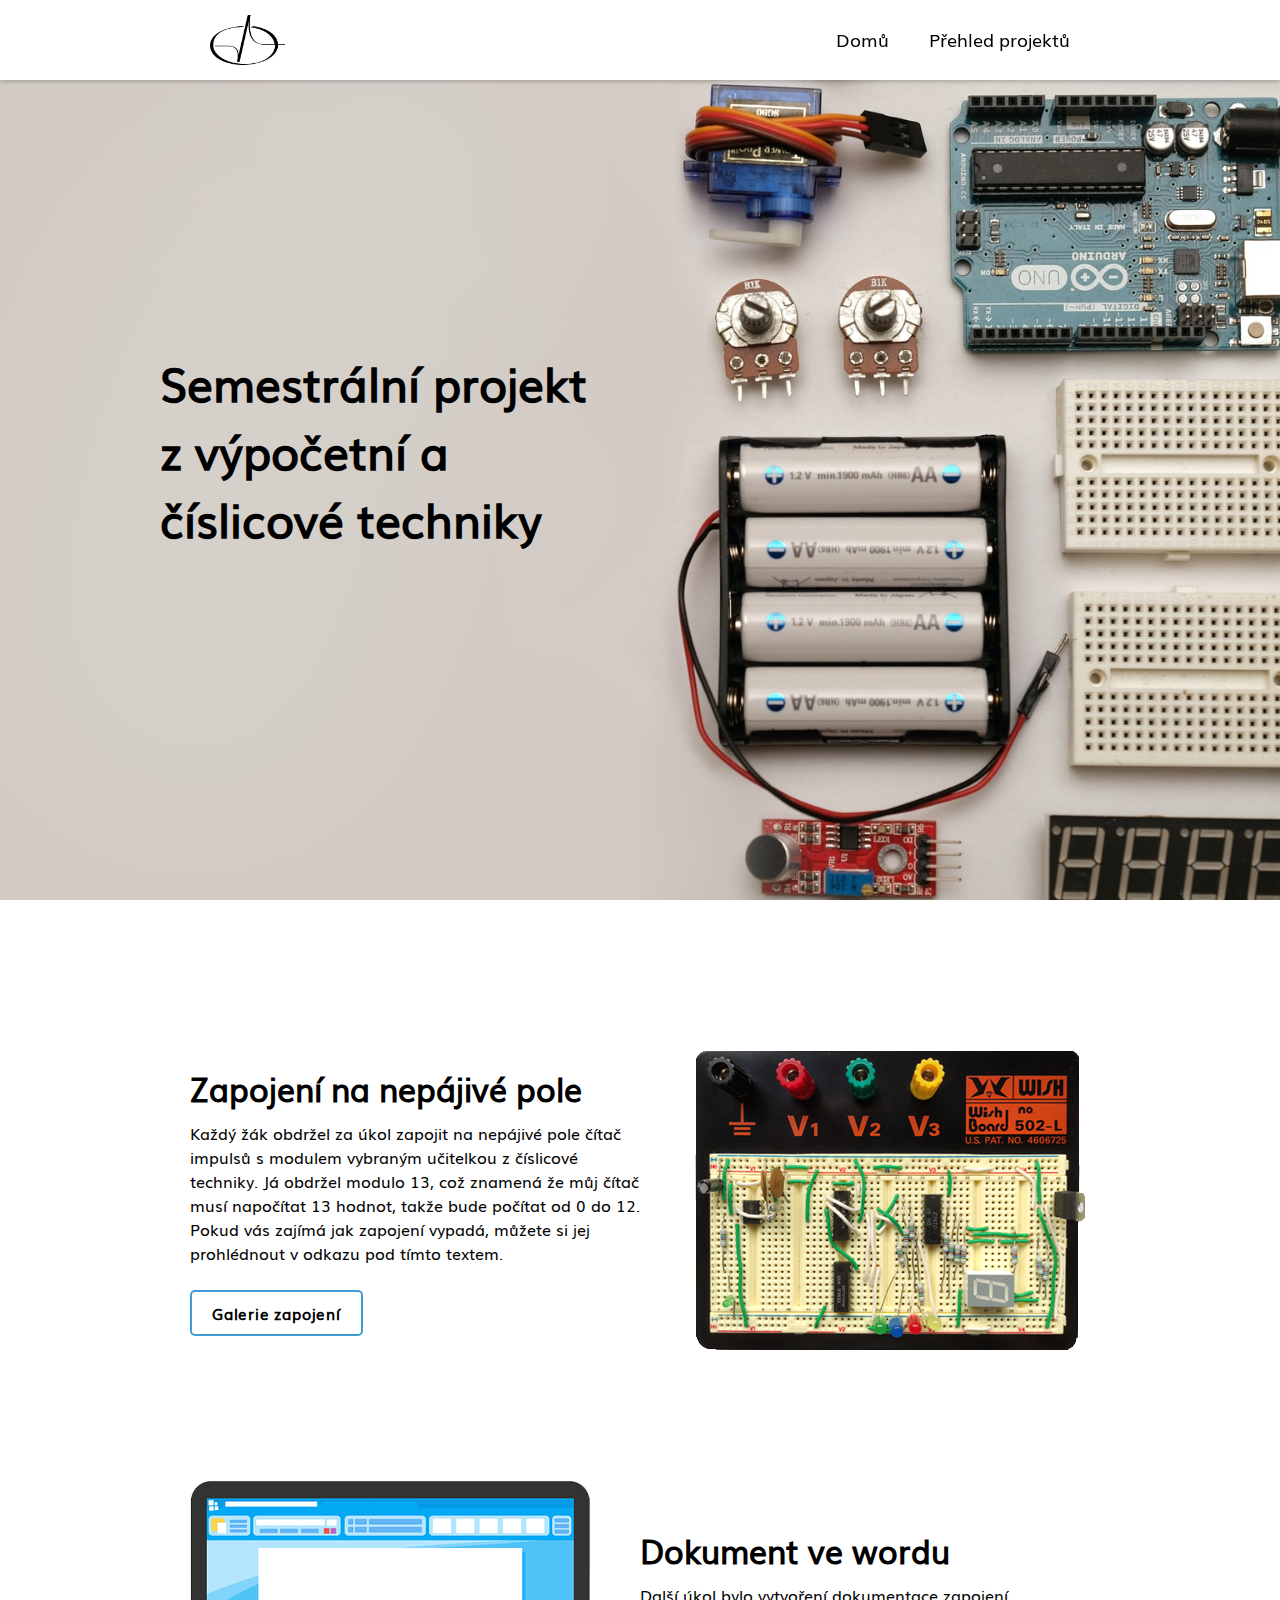
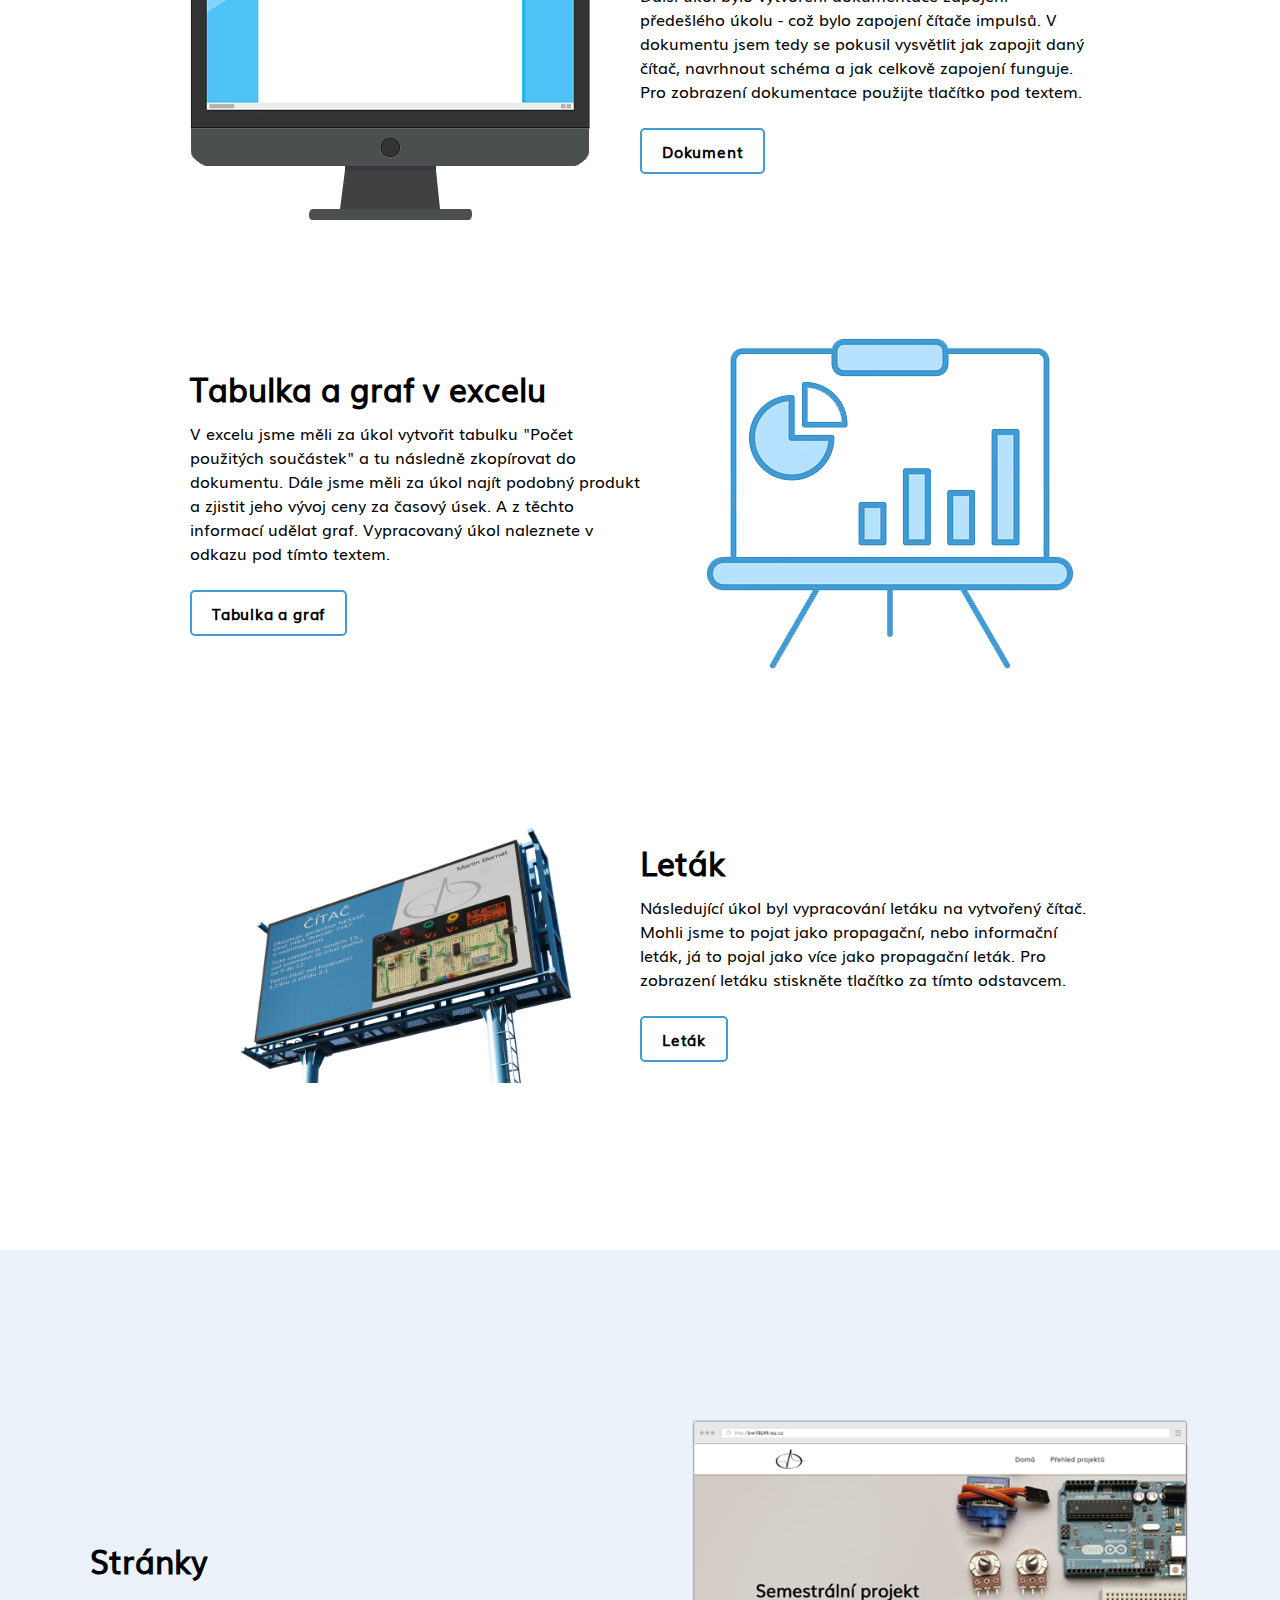
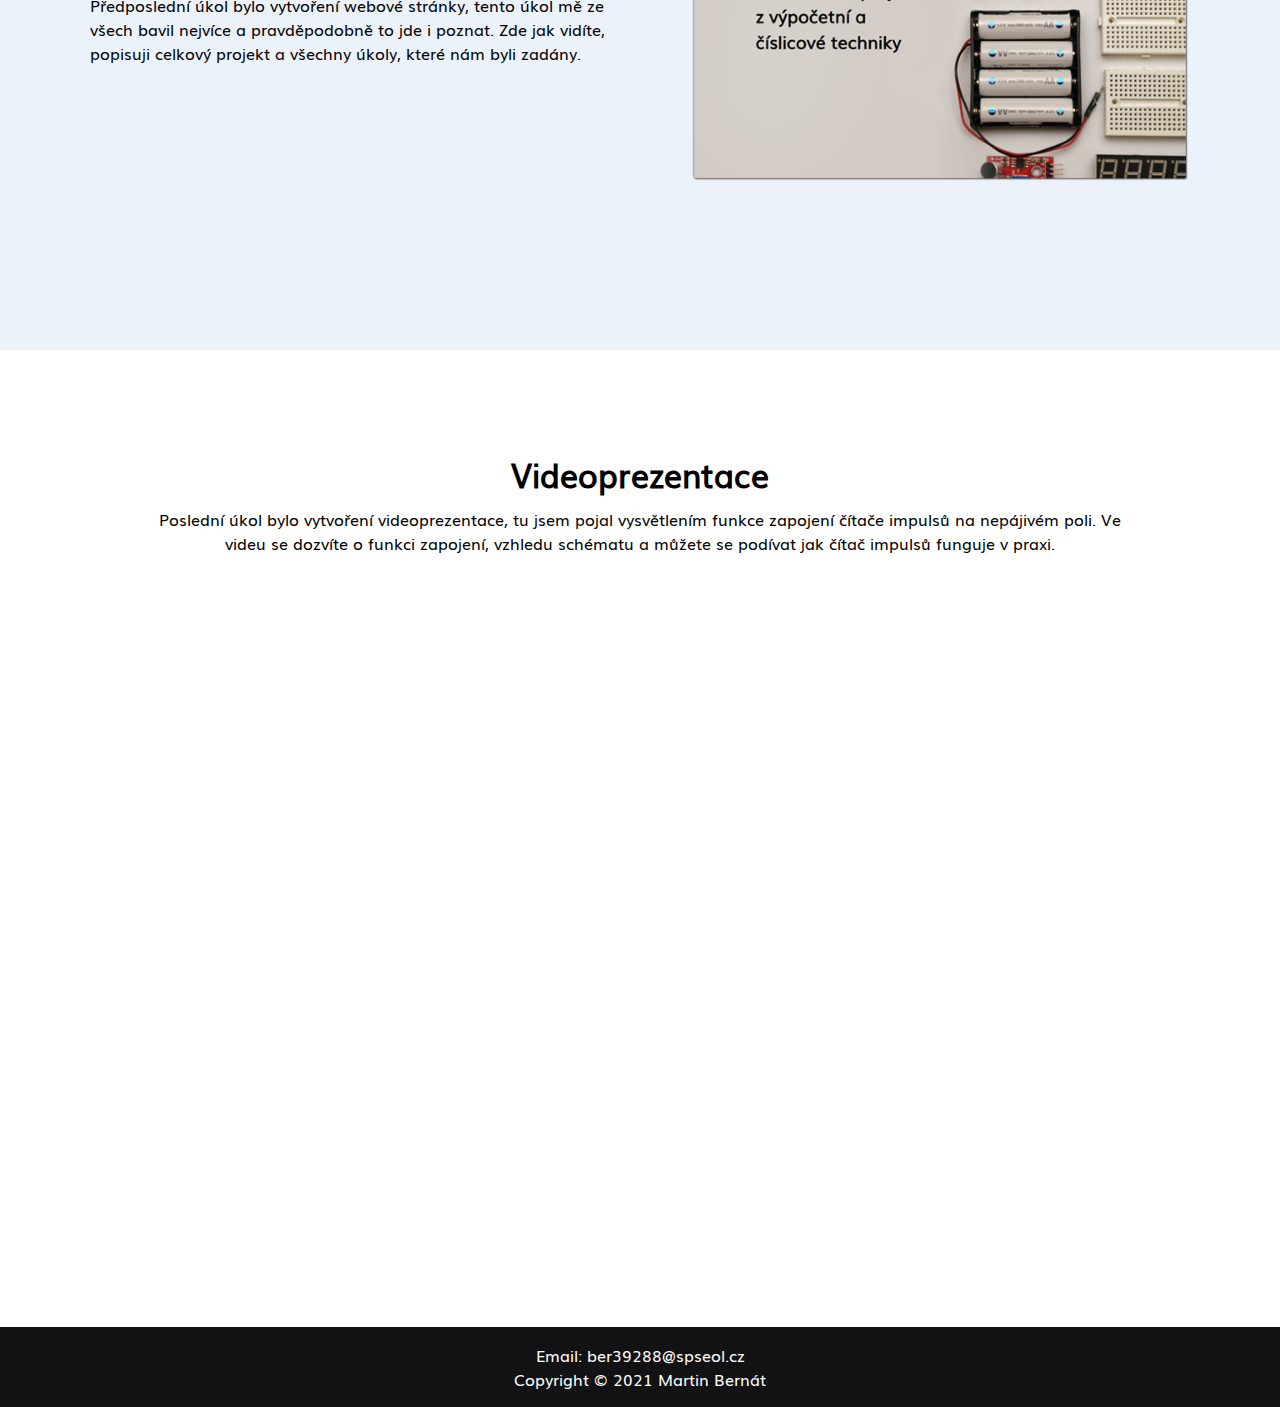
<file: index.html>
<!DOCTYPE html>
<html lang="en">
  <head>
    <meta charset="UTF-8" />
    <meta http-equiv="X-UA-Compatible" content="IE=edge" />
    <meta name="viewport" content="width=device-width, initial-scale=1.0" />
    <link rel="stylesheet" href="style.css" />
    <title>Domů</title>
  </head>
  <body>
    <div class="nav">
      <div class="inner-nav">
        <div class="nav-logo">
          <a href="https://spseol.cz/">
            <img src="logo.png" alt="LOGO" />
          </a>
        </div>
        <div class="nav-links">
          <ul>
            <a href="index.html">
              <li class="nav-links-animation">Domů</li>
            </a>
            <a href="pp.html">
              <li class="nav-links-animation">Přehled projektů</li>
            </a>
          </ul>
        </div>
      </div>
    </div>
    <div class="section-one">
      <div class="section-one-container">
        <div class="section-one-text">
          <h1>Semestrální projekt z výpočetní a číslicové techniky</h1>
        </div>
      </div>
    </div>
    <div class="section-two">
      <div class="section-two-container">
        <div class="section-two-article">
          <div class="section-two-article-text">
            <div
              class="section-two-article-text-container"
              style="padding: 0px 50px 0px 0px"
            >
              <h1>Zapojení na nepájivé pole</h1>
              <p>
                Každý žák obdržel za úkol zapojit na nepájivé pole čítač impulsů
                s modulem vybraným učitelkou z číslicové techniky. Já obdržel
                modulo 13, což znamená že můj čítač musí napočítat 13 hodnot,
                takže bude počítat od 0 do 12. Pokud vás zajímá jak zapojení
                vypadá, můžete si jej prohlédnout v odkazu pod tímto textem.
              </p>
              <a href="galerie.html">
                <button class="btn-1">Galerie zapojení</button>
              </a>
            </div>
          </div>
          <div class="section-two-article-img" style="float: right">
            <img src="np.png" alt="" />
          </div>
        </div>
        <div
          class="section-two-article"
          style="margin-top: 50px"
          id="s2-article2"
        >
          <div class="section-two-article-img">
            <img src="word.png" alt="" id="word1" />
          </div>
          <div class="section-two-article-text">
            <div class="section-two-article-text-container">
              <h1>Dokument ve wordu</h1>
              <p>
                Další úkol bylo vytvoření dokumentace zapojení předešlého úkolu
                - což bylo zapojení čítače impulsů. V dokumentu jsem tedy se
                pokusil vysvětlit jak zapojit daný čítač, navrhnout schéma a jak
                celkově zapojení funguje. Pro zobrazení dokumentace použijte
                tlačítko pod textem.
              </p>
              <a
                href="https://www.docdroid.net/wLPdIJK/dokumentace-docx"
                target="_blank"
              >
                <button class="btn-1">Dokument</button>
              </a>
            </div>
          </div>
          <div class="section-two-article-img">
            <img src="word.png" alt="" id="word2" />
          </div>
        </div>
        <div class="section-two-article" style="margin-top: 50px">
          <div class="section-two-article-text">
            <div
              class="section-two-article-text-container"
              style="padding: 0px 50px 0px 0px"
            >
              <h1>Tabulka a graf v excelu</h1>
              <p>
                V excelu jsme měli za úkol vytvořit tabulku "Počet použitých
                součástek" a tu následně zkopírovat do dokumentu. Dále jsme měli
                za úkol najít podobný produkt a zjistit jeho vývoj ceny za
                časový úsek. A z těchto informací udělat graf. Vypracovaný úkol
                naleznete v odkazu pod tímto textem.
              </p>
              <a
                href="https://drive.google.com/file/d/15A_Q8XCVIt2h5cw8DvN328CIjcS4sPOd/view?usp=sharing"
                target="_blank"
              >
                <button class="btn-1">Tabulka a graf</button>
              </a>
            </div>
          </div>
          <div class="section-two-article-img" style="float: right">
            <img src="graf.png" alt="" />
          </div>
        </div>
        <div
          class="section-two-article"
          style="margin-top: 50px"
          id="s2-article4"
        >
          <div class="section-two-article-img">
            <img src="Leták.png" alt="" id="letak1" />
          </div>
          <div class="section-two-article-text">
            <div class="section-two-article-text-container">
              <h1>Leták</h1>
              <p>
                Následující úkol byl vypracování letáku na vytvořený čítač.
                Mohli jsme to pojat jako propagační, nebo informační leták, já
                to pojal jako více jako propagační leták. Pro zobrazení letáku
                stiskněte tlačítko za tímto odstavcem.
              </p>
              <a href="galerie.html">
                <button class="btn-1">Leták</button>
              </a>
            </div>
          </div>
          <div class="section-two-article-img">
            <img src="Leták.png" alt="" id="letak2" />
          </div>
        </div>
      </div>
    </div>
    <div class="section-three">
      <div class="section-three-container">
        <div class="section-three-text">
          <div class="section-three-text-container">
            <h1>Stránky</h1>
            <p>
              Předposlední úkol bylo vytvoření webové stránky, tento úkol mě ze
              všech bavil nejvíce a pravděpodobně to jde i poznat. Zde jak
              vidíte, popisuji celkový projekt a všechny úkoly, které nám byli
              zadány.
            </p>
          </div>
        </div>
        <div class="section-three-img">
          <img src="stranka.png" alt="" />
        </div>
      </div>
    </div>
    <div class="section-four">
      <div class="section-four-container">
        <div class="section-four-text">
          <div class="section-four-text-container">
            <h1>Videoprezentace</h1>
            <p>
              Poslední úkol bylo vytvoření videoprezentace, tu jsem pojal
              vysvětlením funkce zapojení čítače impulsů na nepájivém poli. Ve
              videu se dozvíte o funkci zapojení, vzhledu schématu a můžete se
              podívat jak čítač impulsů funguje v praxi.
            </p>
          </div>
        </div>
        <div class="section-four-video">
          <iframe
            src="https://www.youtube.com/embed/gcVukldcG6s"
            frameborder="0"
            allowfullscreen
          ></iframe>
        </div>
      </div>
    </div>
    <div class="footer">
      <div class="inner-footer">
        <p>
          Email: ber39288@spseol.cz <br />
          Copyright © 2021 Martin Bernát
        </p>
      </div>
    </div>
  </body>
</html>
</file>
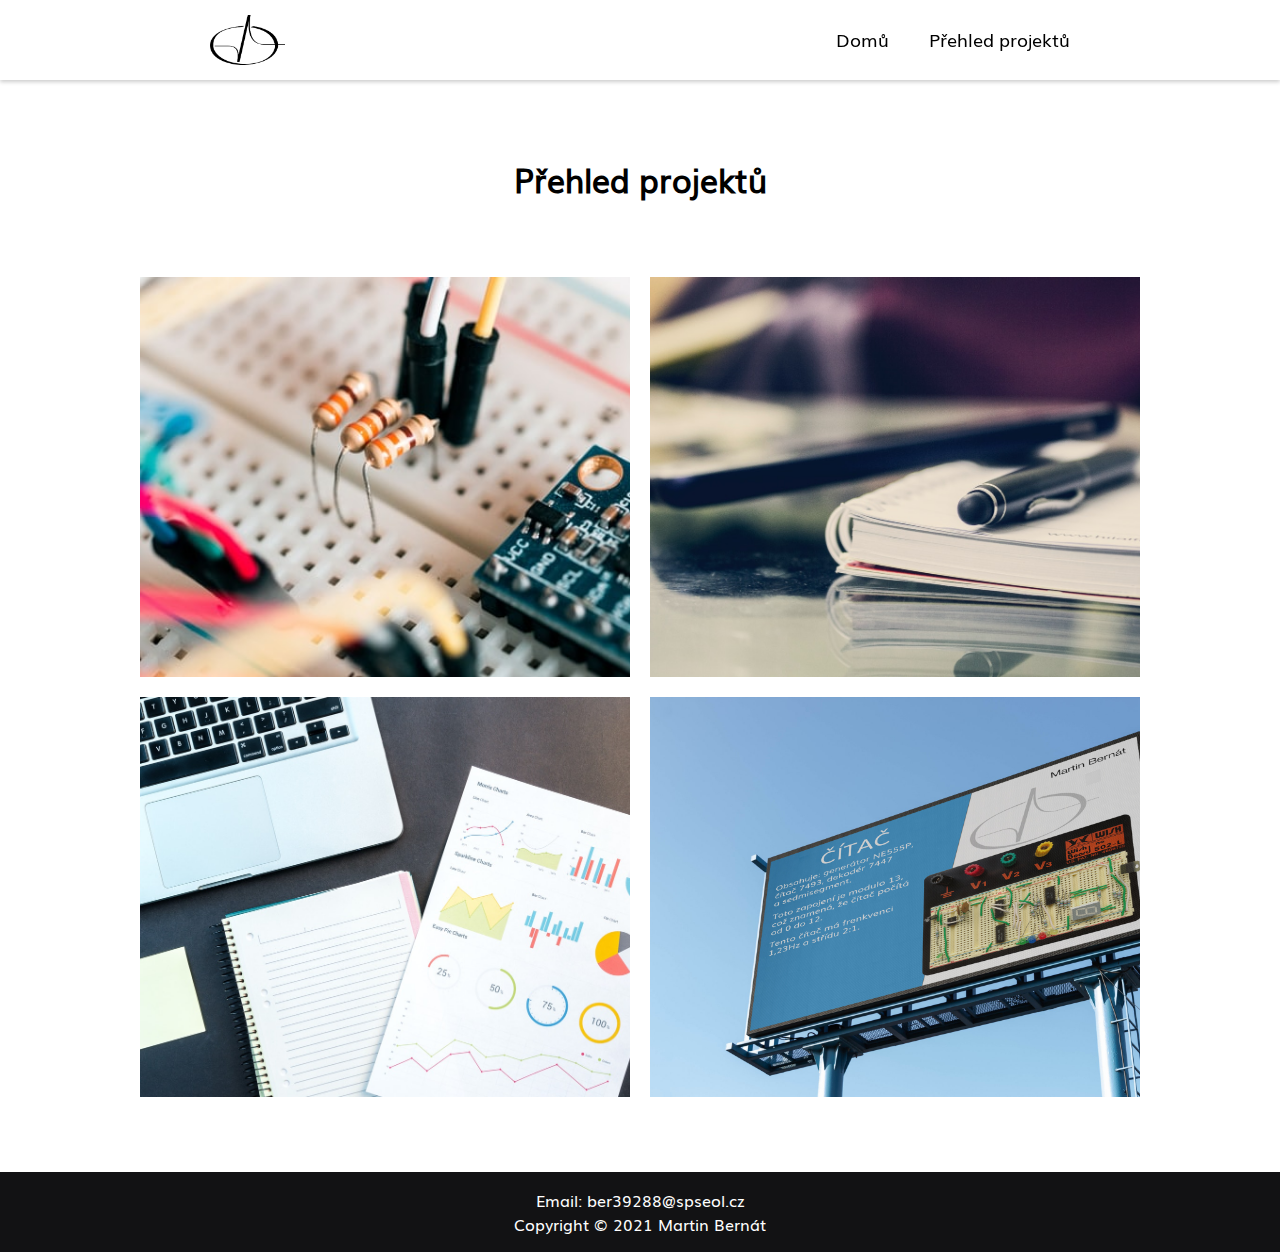
<file: pp.html>
<!DOCTYPE html>
<html lang="en">
  <head>
    <meta charset="UTF-8" />
    <meta http-equiv="X-UA-Compatible" content="IE=edge" />
    <meta name="viewport" content="width=device-width, initial-scale=1.0" />
    <link rel="stylesheet" href="style.css" />
    <title>Přehled projektů</title>
  </head>
  <body>
    <div class="nav">
      <div class="inner-nav">
        <div class="nav-logo">
          <a href="https://spseol.cz/">
            <img src="logo.png" alt="LOGO" />
          </a>
        </div>
        <div class="nav-links">
          <ul>
            <a href="index.html">
              <li class="nav-links-animation">Domů</li>
            </a>
            <a href="pp.html">
              <li class="nav-links-animation">Přehled projektů</li>
            </a>
          </ul>
        </div>
      </div>
    </div>
    <div class="pp-section-one">
      <h1>Přehled projektů</h1>
    </div>
    <div class="pp-section-two">
      <div class="pp-section-two-container">
        <div class="pp-section-two-top-container">
          <a href="galerie.html" class="pp-section-two-link-one">
            <div
              class="
                pp-section-two-link-overlay pp-section-two-link-overlay-blur
              "
            >
              <p>Zapojení na nepájivé pole</p>
            </div>
          </a>
          <a
            href="https://www.docdroid.net/wLPdIJK/dokumentace-docx"
            target="_blank"
            class="pp-section-two-link-two"
          >
            <div
              class="
                pp-section-two-link-overlay pp-section-two-link-overlay-blur
              "
            >
              <p>Dokument ve wordu</p>
            </div>
          </a>
        </div>
        <div class="pp-section-two-bottom-container">
          <a
            href="https://drive.google.com/file/d/15A_Q8XCVIt2h5cw8DvN328CIjcS4sPOd/view?usp=sharing"
            target="_blank"
            class="pp-section-two-link-three"
          >
            <div
              class="
                pp-section-two-link-overlay pp-section-two-link-overlay-blur
              "
            >
              <p>Tabulka v excelu</p>
            </div>
          </a>
          <a href="galerie.html" class="pp-section-two-link-four">
            <div
              class="
                pp-section-two-link-overlay pp-section-two-link-overlay-blur
              "
            >
              <p>Leták</p>
            </div>
          </a>
        </div>
      </div>
    </div>
    <div class="footer">
      <div class="inner-footer">
        <p>
          Email: ber39288@spseol.cz <br />
          Copyright © 2021 Martin Bernát
        </p>
      </div>
    </div>
  </body>
</html>
</file>
<file: style.css>
/* ===================================================================================================================================== 
                                                          Common
   ===================================================================================================================================== */

* {
  margin: 0;
  padding: 0;
  list-style: none;
  text-decoration: none;
  font-family: "Muli";
}

@font-face {
  font-family: "Muli";
  src: url("Muli.ttf");
}

body {
  background-color: white;
}

/* ========== 
   Navigation
   ========== */

.nav {
  width: 100%;
  height: 80px;
  display: block;
  background-color: #fff;
  position: fixed;
  box-shadow: 0 2px 4px rgb(0 0 0 / 20%);
  z-index: 1;
}

.inner-nav {
  width: 75%;
  height: 100%;
  margin: 0 auto;
}

.nav-logo {
  height: 100%;
  float: left;
}

.nav-logo a {
  height: 100%;
  display: block;
  padding: 0px 20px;
}

.nav-logo img {
  height: 100%;
  position: relative;
  top: 50%;
  transform: translateY(-50%);
  height: 50px;
  width: 75px;
}

.nav-links {
  float: right;
  height: 100%;
}

.nav-links ul {
  height: 100%;
}

.nav-links a {
  height: 100%;
  display: table;
  float: left;
}

.nav-links li {
  display: table-cell;
  vertical-align: middle;
  height: 100%;
  color: black;
  font-size: 18px;
  padding: 0 20px;
}

.nav-links-animation::after {
  content: "";
  display: block;
  width: 0%;
  height: 2px;
  background-color: black;
  transition: width 0.25s;
}

.nav-links-animation:hover::after {
  width: 100%;
  transition: width 0.25s;
}

/* ======
   Footer
   ====== */

.footer {
  width: 100%;
  height: 80px;
  background-color: #121214;
}

.inner-footer {
  height: 100%;
  width: 500px;
  margin: 0 auto;
  display: table;
}

.inner-footer p {
  display: table-cell;
  vertical-align: middle;
  text-align: center;
  color: white;
}

/* ===================================================================================================================================== 
                                                            Domů
   ===================================================================================================================================== */

/* =========== 
   Section One
   =========== */

.section-one {
  background-image: url(bg.jpg);
  background-position: center bottom;
  background-repeat: no-repeat;
  background-size: cover;
  height: 900px;
  width: 100%;
}

.section-one-container {
  width: 50%;
  height: 100%;
}

.section-one-text {
  width: 70%;
  height: 100%;
  display: table;
  padding-left: 25%;
  padding-right: 5%;
  text-align: left;
}

.section-one-text h1 {
  font-size: 46px;
  color: black;
  display: table-cell;
  vertical-align: middle;
}
/* =========== 
   Section Two
   =========== */

.section-two {
  width: 100%;
  height: 1950px;
}

.section-two-container {
  width: 1200px;
  margin: 0 auto;
  height: 1750px;
  padding: 100px 0;
}

.section-two-article {
  width: 100%;
  height: 400px;
}

.section-two-article-img {
  float: left;
  display: table;
}

.section-two-article-img img {
  height: 400px;
  width: 400px;
  object-fit: contain;
  /* border-radius: 15px; */
}

.section-two-article-text {
  width: 800px;
  height: 100%;
  float: left;
  display: table;
}

.section-two-article-text-container {
  display: table-cell;
  vertical-align: middle;
  height: 100%;
  width: 100%;
  padding-left: 50px;
}

.section-two-article-text-container h1 {
  padding-bottom: 10px;
}

.btn-1 {
  background-color: transparent;
  border: 2.5px solid #419cd6;
  color: black;
  padding: 10px 20px;
  text-align: center;
  font-size: 15px;
  cursor: pointer;
  margin-top: 25px;
  outline: none;
  border-radius: 5px;
  box-shadow: inset 0 0 0 0 #419cd6;
  transition: ease-out 0.25s;
  letter-spacing: 0.8px;
  font-weight: bold;
}

.btn-1:hover {
  background-color: #419cd6;
  box-shadow: inset 200px 0 0 0 #419cd6;
  color: white;
}

#word2 {
  height: 0;
  width: 0;
}

#letak2 {
  height: 0;
  width: 0;
}

/* ============= 
   Section Three
   ============= */

.section-three {
  width: 100%;
  height: 800px;
  background-color: #ecf2fa;
}

.section-three-container {
  width: 1400px;
  margin: 0 auto;
  padding: 100px 0;
  height: 600px;
}

.section-three-text {
  width: 700px;
  float: left;
  height: 100%;
  display: table;
}

.section-three-text-container {
  height: 100%;
  width: 100%;
  display: table-cell;
  vertical-align: middle;
}

.section-three-text-container h1 {
  padding-bottom: 10px;
}

.section-three-img {
  display: table;
  float: right;
}

.section-three-img img {
  height: 600px;
  width: 600px;
  object-fit: cover;
}

/* ============= 
   Section Four
   ============= */

.section-four {
  width: 100%;
  height: 1085px;
  background-color: white;
}

.section-four-container {
  width: 1200px;
  margin: 0 auto;
  padding: 100px 0;
}

.section-four-text {
  width: 1000px;
  margin: 0 auto;
  padding-bottom: 100px;
}

.section-four-text-container {
  height: 100%;
  width: 100%;
  text-align: center;
}

.section-four-text-container h1 {
  padding-bottom: 10px;
}

.section-four-video {
  display: table;
  margin: 0 auto;
}

.section-four-video iframe {
  height: 675px;
  width: 1200px;
}

/* ===================================================================================================================================== 
                                                      Přehled Projektů
   ===================================================================================================================================== */

/* =========== 
   Section One
   =========== */

.pp-section-one {
  width: 100%;
  padding: 155px 0 75px 0;
  display: table;
}

.pp-section-one h1 {
  text-align: center;
  display: table-cell;
}

/* =========== 
   Section Two
   =========== */

.pp-section-two {
  height: 905px;
  width: 100%;
}

.pp-section-two-container {
  width: 1400px;
  margin: 0 auto 75px auto;
}

.pp-section-two-top-container {
  height: 400px;
  width: 100%;
  background-color: white;
}

.pp-section-two-bottom-container {
  height: 400px;
  width: 100%;
  background-color: white;
  margin-top: 30px;
}

.pp-section-two-link-one {
  width: 685px;
  height: 100%;
  float: left;
  background-image: url(pp-np.jpg);
  background-repeat: no-repeat;
  background-size: cover;
}

.pp-section-two-link-two {
  width: 685px;
  height: 100%;
  float: left;
  background-image: url(pp-dokument.jpg);
  background-repeat: no-repeat;
  background-size: cover;
  margin-left: 30px;
}

.pp-section-two-link-three {
  width: 685px;
  height: 100%;
  float: left;
  background-image: url(pp-graf.jpg);
  background-repeat: no-repeat;
  background-size: cover;
}

.pp-section-two-link-four {
  width: 685px;
  height: 100%;
  float: right;
  background-image: url(pp-letak.jpg);
  background-repeat: no-repeat;
  background-size: cover;
  margin-left: 30px;
}

.pp-section-two-link-overlay {
  height: 100%;
  width: 100%;
  background: rgba(0, 0, 0, 0.6);
  opacity: 0;
  transition: opacity 0.25s;
  display: table;
  backdrop-filter: blur(3px);
}

.pp-section-two-link-overlay:hover {
  opacity: 1;
}

.pp-section-two-link-overlay p {
  display: table-cell;
  vertical-align: middle;
  text-align: center;
  color: white;
  font-size: 30px;
}

/* ===================================================================================================================================== 
                                                            Galerie
   ===================================================================================================================================== */

/* =========== 
   Section One
   =========== */

.g-section-one {
  width: 100%;
  padding: 155px 0 75px 0;
  display: table;
}

.g-section-one h1 {
  text-align: center;
  display: table-cell;
}

/* =========== 
   Section Two
   =========== */

.g-section-two {
  width: 100%;
}

.g-section-two-container {
  width: 1400px;
  margin: 0 auto;
  padding-bottom: 75px;
}

.g-section-two-container img {
  width: 100%;
  padding-bottom: 10px;
}

/* ===================================================================================================================================== 
                                              Responsive Navigation & Footer
   ===================================================================================================================================== */

/* ===================== 
   Responsive Navigation
   ===================== */

@media (max-width: 1650px) {
  .inner-nav {
    width: 1200px;
  }
}

@media (max-width: 1550px) {
  .inner-nav {
    width: 1000px;
  }
}

@media (max-width: 1350px) {
  .inner-nav {
    width: 900px;
  }
}

@media (max-width: 1200px) {
  .inner-nav {
    width: 800px;
  }
}

@media (max-width: 1000px) {
  .inner-nav {
    width: 750px;
  }
}

@media (max-width: 850px) {
  .inner-nav {
    width: 100%;
  }
}

@media (max-width: 550px) {
  .nav-logo a h1 {
    font-size: 16px;
  }

  .nav-logo a {
    padding: 0px 10px;
  }

  .nav-links li {
    padding: 0px 10px;
  }

  .nav-logo img {
    height: 40px;
    width: 60px;
  }
}
/* ================= 
   Responsive Footer
   ================= */

@media (max-width: 500px) {
  .inner-footer {
    width: 100%;
  }
}

/* =====================================================================================================================================  
                                                        Responsive Domů
   ===================================================================================================================================== */

@media (max-width: 1550px) {
  .section-two-container {
    width: 1000px;
  }

  .section-two-article-text {
    width: 600px;
  }

  .section-three-container {
    width: 1200px;
  }

  .section-three-text {
    width: 550px;
  }
}

@media (max-width: 1350px) {
  .section-two-container {
    width: 900px;
  }

  .section-two-article-text {
    width: 500px;
  }

  .section-three {
    height: 700px;
  }

  .section-three-container {
    height: 500px;
    width: 1100px;
  }

  .section-three-img img {
    height: 500px;
    width: 500px;
  }

  .section-four {
    height: 977px;
  }

  .section-four-container {
    width: 1008px;
  }

  .section-four-video iframe {
    width: 1008px;
    height: 567px;
  }
}

@media (max-width: 1200px) {
  .section-two {
    height: 1750px;
  }

  .section-two-container {
    width: 800px;
    height: 1550px;
  }

  .section-two-article {
    height: 350px;
  }

  .section-two-article-text {
    width: 450px;
    height: 350px;
  }

  .section-two-article-img img {
    width: 350px;
    height: 350px;
  }

  .section-three {
    height: 650px;
  }

  .section-three-container {
    height: 450px;
    width: 950px;
  }

  .section-three-img img {
    height: 450px;
    width: 450px;
  }

  .section-three-text {
    height: 450px;
    width: 450px;
  }

  .section-four {
    height: 947px;
  }

  .section-four-container {
    width: 912px;
  }

  .section-four-text {
    width: 800px;
  }

  .section-four-video iframe {
    width: 912px;
    height: 513px;
  }
}

@media (max-width: 1000px) {
  .section-two {
    height: 1650px;
  }

  .section-two-container {
    width: 750px;
    height: 1450px;
  }

  .section-two-article {
    height: 325px;
  }

  .section-two-article-text {
    width: 425px;
    height: 325px;
  }

  .section-two-article-img img {
    width: 325px;
    height: 325px;
  }

  .section-three {
    height: 600px;
  }

  .section-three-container {
    height: 400px;
    width: 800px;
  }

  .section-three-img img {
    height: 400px;
    width: 400px;
  }

  .section-three-text {
    height: 400px;
    width: 350px;
  }

  .section-four {
    height: 857px;
  }

  .section-four-container {
    width: 752px;
  }

  .section-four-text {
    width: 750px;
  }

  .section-four-video iframe {
    width: 752px;
    height: 423px;
  }
}

@media (max-width: 850px) {
  .section-two {
    height: 3100px;
  }

  .section-two-container {
    width: 500px;
    padding: 50px 0 75px 0;
    height: 2975px;
  }

  .section-two-article {
    height: 725px;
  }

  .section-two-article-text {
    width: 425px;
    height: 325px;
    float: none;
    text-align: center;
    margin: 0 auto;
  }

  .section-two-article-text-container {
    padding: 0 0 0 0 !important;
  }

  .section-two-article-img {
    float: none !important;
    margin: 0 auto;
  }

  .section-two-article-img img {
    width: 400px;
    height: 400px;
  }

  #word1 {
    height: 0;
    width: 0;
  }

  #word2 {
    height: 400px;
    width: 400px;
  }

  #letak1 {
    height: 0;
    width: 0;
  }

  #letak2 {
    height: 400px;
    width: 400px;
  }

  #s2-article2 {
    margin-top: 0px !important;
  }

  #s2-article4 {
    margin-top: 0px !important;
  }

  .section-three {
    height: 975px;
  }

  .section-three-container {
    height: 850px;
    width: 600px;
    padding-top: 50px;
    padding-bottom: 75px;
  }

  .section-three-img img {
    height: 600px;
    width: 600px;
  }

  .section-three-text {
    height: 200px;
    width: 500px;
    text-align: center;
    margin: 0 auto;
    float: none;
    padding-bottom: 50px;
  }

  .section-four {
    height: 651px;
  }

  .section-four-container {
    width: 608px;
    padding-top: 50px;
    padding-bottom: 75px;
  }

  .section-four-text {
    width: 600px;
    padding-bottom: 50px;
  }

  .section-four-video iframe {
    width: 608px;
    height: 342px;
  }
}

@media (max-width: 650px) {
  .section-one-text h1 {
    font-size: 36px;
  }

  .section-two {
    height: 2886px;
  }

  .section-two-container {
    width: 350px;
    height: 2761px;
  }

  .section-two-article {
    height: 679px;
  }

  .section-two-article-text {
    width: 350px;
    height: 300px;
    float: none;
    text-align: center;
    margin: 0 auto;
  }

  .section-two-article-text-container {
    padding: 0 0 0 0 !important;
  }

  .section-two-article-img {
    float: none !important;
    margin: 0 auto;
  }

  .section-two-article-img img {
    width: 350px;
    height: 350px;
  }

  #word2 {
    height: 350px;
    width: 350px;
  }

  #letak2 {
    height: 350px;
    width: 350px;
  }

  .section-three {
    height: 775px;
  }

  .section-three-container {
    height: 650px;
    width: 400px;
  }

  .section-three-img img {
    height: 400px;
    width: 400px;
  }

  .section-three-text {
    width: 400px;
  }

  .section-four {
    height: 582px;
  }

  .section-four-container {
    width: 400px;
  }

  .section-four-text {
    width: 400px;
  }

  .section-four-video iframe {
    width: 400px;
    height: 225px;
  }
}

@media (max-width: 500px) {
  .section-one-container {
    width: 100%;
  }

  .section-one-text {
    padding: 0 10%;
    width: 80%;
    text-align: center;
  }

  .section-one-text h1 {
    font-size: 30px;
  }

  .section-one {
    background-image: none;
    background-color: #ecf2fa;
    height: 300px;
    padding-top: 80px;
  }

  .section-two {
    height: 2886px;
  }

  .section-two-container {
    width: 300px;
    height: 2761px;
  }

  .section-two-article {
    height: 679px;
  }

  .section-two-article-text {
    width: 300px;
    height: 350px;
    float: none;
    text-align: center;
    margin: 0 auto;
  }

  .section-two-article-img img {
    width: 300px;
    height: 300px;
  }

  #word2 {
    height: 300px;
    width: 300px;
  }

  #letak2 {
    height: 300px;
    width: 300px;
  }

  .section-three {
    height: 700px;
  }

  .section-three-container {
    height: 575px;
    width: 300px;
  }

  .section-three-img img {
    height: 300px;
    width: 300px;
  }

  .section-three-text {
    width: 300px;
  }

  .section-four {
    height: 576px;
  }

  .section-four-container {
    width: 304px;
  }

  .section-four-text {
    width: 304px;
  }

  .section-four-video iframe {
    width: 304px;
    height: 171px;
  }
}

/* =====================================================================================================================================  
                                                  Responsive Přehled Projektů
   ===================================================================================================================================== */

@media (max-width: 1500px) {
  .pp-section-two-container {
    width: 1200px;
  }

  .pp-section-two-link-one {
    width: 585px;
  }

  .pp-section-two-link-two {
    width: 585px;
  }

  .pp-section-two-link-three {
    width: 585px;
  }

  .pp-section-two-link-four {
    width: 585px;
  }
}

@media (max-width: 1300px) {
  .pp-section-two {
    height: 895px;
  }

  .pp-section-two-container {
    width: 1000px;
  }

  .pp-section-two-bottom-container {
    margin-top: 20px;
  }

  .pp-section-two-link-one {
    width: 490px;
  }

  .pp-section-two-link-two {
    width: 490px;
    margin-left: 20px;
  }

  .pp-section-two-link-three {
    width: 490px;
  }

  .pp-section-two-link-four {
    width: 490px;
    margin-left: 20px;
  }
}

@media (max-width: 1100px) {
  .pp-section-two {
    height: 1795px;
  }

  .pp-section-two-container {
    width: 800px;
  }

  .pp-section-two-top-container {
    height: 840px;
  }

  .pp-section-two-bottom-container {
    height: 880px;
    margin-top: 0;
  }

  .pp-section-two-link-one {
    width: 100%;
    height: 400px;
  }

  .pp-section-two-link-two {
    width: 100%;
    height: 400px;
    margin-top: 40px;
    margin-left: 0;
  }

  .pp-section-two-link-three {
    width: 100%;
    height: 400px;
    margin-top: 40px;
  }

  .pp-section-two-link-four {
    width: 100%;
    height: 400px;
    margin-top: 40px;
    margin-left: 0;
  }
}

@media (max-width: 950px) {
  .pp-section-two {
    height: 1770px;
  }

  .pp-section-two-container {
    width: 90%;
    margin-bottom: 50px;
  }

  .pp-section-one {
    padding: 130px 0 50px 0;
  }
}

@media (max-width: 550px) {
  .pp-section-two {
    height: 1310px;
  }

  .pp-section-two-top-container {
    height: 620px;
  }

  .pp-section-two-bottom-container {
    height: 640px;
  }

  .pp-section-two-link-one {
    height: 300px;
  }

  .pp-section-two-link-two {
    height: 300px;
    margin-top: 20px;
  }

  .pp-section-two-link-three {
    height: 300px;
    margin-top: 20px;
  }

  .pp-section-two-link-four {
    height: 300px;
    margin-top: 20px;
  }
}

@media (max-width: 450px) {
  .pp-section-two {
    height: 1110px;
  }

  .pp-section-two-top-container {
    height: 520px;
  }

  .pp-section-two-bottom-container {
    height: 540px;
  }

  .pp-section-two-link-one {
    height: 250px;
  }

  .pp-section-two-link-two {
    height: 250px;
    margin-top: 20px;
  }

  .pp-section-two-link-three {
    height: 250px;
    margin-top: 20px;
  }

  .pp-section-two-link-four {
    height: 250px;
    margin-top: 20px;
  }
}

@media (max-width: 400px) {
  .pp-section-two {
    height: 895px;
  }

  .pp-section-two-top-container {
    height: 415px;
  }

  .pp-section-two-bottom-container {
    height: 430px;
  }

  .pp-section-two-link-one {
    height: 200px;
  }

  .pp-section-two-link-two {
    height: 200px;
    margin-top: 15px;
  }

  .pp-section-two-link-three {
    height: 200px;
    margin-top: 15px;
  }

  .pp-section-two-link-four {
    height: 200px;
    margin-top: 15px;
  }
}

/* =====================================================================================================================================  
                                                      Responsive Galerie
   ===================================================================================================================================== */

@media (max-width: 1800px) {
  .g-section-two-container {
    width: 1200px;
  }
}

@media (max-width: 1600px) {
  .g-section-two-container {
    width: 1000px;
  }
}

@media (max-width: 1400px) {
  .g-section-two-container {
    width: 900px;
  }
}

@media (max-width: 1200px) {
  .g-section-two-container {
    width: 800px;
  }
}

@media (max-width: 1000px) {
  .g-section-two-container {
    width: 90%;
  }

  .g-section-two-container img {
    padding-bottom: 5px;
  }
}

@media (max-width: 500px) {
  .g-section-two-container img {
    padding-bottom: 2px;
  }
}
</file>
